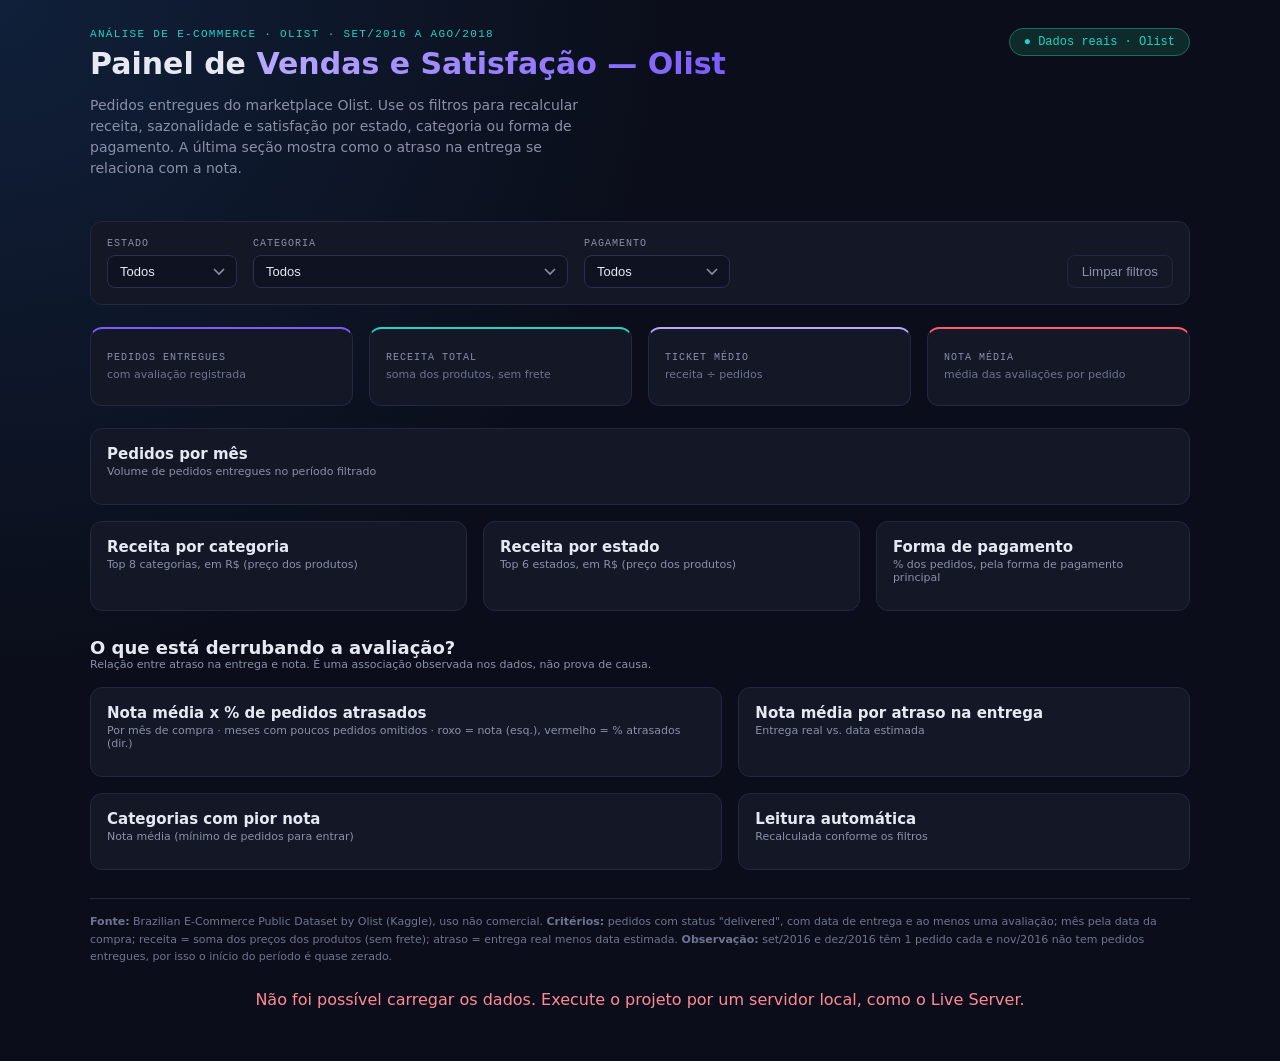
<file: painel-vendas-olist/index.html>
<!DOCTYPE html>
<html lang="pt-BR">
<head>
  <meta charset="utf-8">
  <meta name="viewport" content="width=device-width, initial-scale=1">
  <title>Painel de Vendas e Satisfação — Olist</title>
  <link rel="stylesheet" href="css/style.css">
</head>
<body>
<div class="wrap">
<header><div><div class="tag">Análise de e-commerce · Olist · set/2016 a ago/2018</div>
<h1>Painel de <span>Vendas e Satisfação — Olist</span></h1>
<p class="sub">Pedidos entregues do marketplace Olist. Use os filtros para recalcular receita, sazonalidade e satisfação por estado, categoria ou forma de pagamento. A última seção mostra como o atraso na entrega se relaciona com a nota.</p></div>
<div class="badge">● Dados reais · Olist</div></header>
<div class="card filters">
<div><label>ESTADO</label><select id="fs"></select></div>
<div><label>CATEGORIA</label><select id="fc"></select></div>
<div><label>PAGAMENTO</label><select id="fp"></select></div>
<span class="cnt" id="cnt"></span><button id="clr">Limpar filtros</button></div>
<div class="kpis">
<div class="card kpi" style="--c:#7c5cff"><small>PEDIDOS ENTREGUES</small><span class="ks">com avaliação registrada</span><b id="k1"></b></div>
<div class="card kpi" style="--c:#22d3c5"><small>RECEITA TOTAL</small><span class="ks">soma dos produtos, sem frete</span><b id="k2"></b></div>
<div class="card kpi" style="--c:#b8a9ff"><small>TICKET MÉDIO</small><span class="ks">receita ÷ pedidos</span><b id="k3"></b></div>
<div class="card kpi" style="--c:#ff5c6c"><small>NOTA MÉDIA</small><span class="ks">média das avaliações por pedido</span><b id="k4"></b></div></div>
<div class="card"><h3>Pedidos por mês</h3><div class="hint">Volume de pedidos entregues no período filtrado</div><div class="box big"><div id="c1"></div></div></div>
<div class="grid">
<div class="card"><h3>Receita por categoria</h3><div class="hint">Top 8 categorias, em R$ (preço dos produtos)</div><div class="box"><div id="c2"></div></div></div>
<div class="card"><h3>Receita por estado</h3><div class="hint">Top 6 estados, em R$ (preço dos produtos)</div><div class="box"><div id="c3"></div></div></div>
<div class="card"><h3>Forma de pagamento</h3><div class="hint">% dos pedidos, pela forma de pagamento principal</div><div class="box"><div id="c4"></div></div></div></div>
<h2 class="sec">O que está derrubando a avaliação?</h2><div class="hint">Relação entre atraso na entrega e nota. É uma associação observada nos dados, não prova de causa.</div>
<div class="g2">
<div class="card"><h3>Nota média x % de pedidos atrasados</h3><div class="hint">Por mês de compra · meses com poucos pedidos omitidos · roxo = nota (esq.), vermelho = % atrasados (dir.)</div><div class="box" id="c5"></div></div>
<div class="card"><h3>Nota média por atraso na entrega</h3><div class="hint">Entrega real vs. data estimada</div><div class="box" id="c6"></div></div></div>
<div class="g2">
<div class="card"><h3>Categorias com pior nota</h3><div class="hint">Nota média (mínimo de pedidos para entrar)</div><div class="box" id="c7"></div></div>
<div class="card ins"><h3>Leitura automática</h3><div class="hint">Recalculada conforme os filtros</div><ul id="ins"></ul></div></div>
<div class="foot"><b>Fonte:</b> Brazilian E-Commerce Public Dataset by Olist (Kaggle), uso não comercial. <b>Critérios:</b> pedidos com status "delivered", com data de entrega e ao menos uma avaliação; mês pela data da compra; receita = soma dos preços dos produtos (sem frete); atraso = entrega real menos data estimada. <b>Observação:</b> set/2016 e dez/2016 têm 1 pedido cada e nov/2016 não tem pedidos entregues, por isso o início do período é quase zerado.</div>
</div>

<script src="js/data.js"></script>
<script src="js/charts.js"></script>
<script src="js/filters.js"></script>
<script src="js/dashboard.js"></script>
</body>
</html>
</file>
<file: painel-vendas-olist/css/style.css>
:root{--bg:#0b0e1a;--card:#141726;--bd:#232741;--tx:#e6e8f2;--mu:#8b90a8;--p:#7c5cff;--t:#22d3c5;--r:#ff5c6c;--l:#b8a9ff}
*{box-sizing:border-box}body{margin:0;background:radial-gradient(circle at top left,#10203a 0,var(--bg) 40%);color:var(--tx);font-family:"Segoe UI",system-ui,sans-serif;padding:28px}
.wrap{max-width:1100px;margin:auto}header{display:flex;justify-content:space-between;align-items:flex-start;gap:12px;flex-wrap:wrap}
.tag{font:11px Consolas,monospace;letter-spacing:.12em;color:var(--t);text-transform:uppercase}
h1{margin:6px 0;font-size:30px;font-weight:600}h1 span{background:linear-gradient(90deg,var(--l),var(--p));-webkit-background-clip:text;color:transparent}
.sub{color:var(--mu);font-size:14px;max-width:520px;line-height:1.5}
.badge{border:1px solid #1d6b63;background:#0e2a2b;color:var(--t);border-radius:99px;padding:6px 14px;font:12px Consolas,monospace}
.card{background:var(--card);border:1px solid var(--bd);border-radius:12px;padding:16px}
.filters{display:flex;gap:16px;align-items:flex-end;flex-wrap:wrap;margin:28px 0 22px}
.filters label{display:block;font:10px Consolas,monospace;color:var(--mu);letter-spacing:.1em;margin-bottom:6px}
select{appearance:none;-webkit-appearance:none;color-scheme:dark;background:#0f1220 url("data:image/svg+xml;utf8,<svg xmlns='http://www.w3.org/2000/svg' width='12' height='8' viewBox='0 0 12 8'><path d='M1 1l5 5 5-5' fill='none' stroke='%238b90a8' stroke-width='1.6'/></svg>") no-repeat right 11px center;color:#e6e8f2;border:1px solid #2a2f4d;border-radius:8px;padding:8px 32px 8px 12px;font-size:13px;min-width:130px;cursor:pointer;transition:border-color .15s,box-shadow .15s}
select:hover{border-color:#4a4f7a}select:focus{outline:none;border-color:#7c5cff;box-shadow:0 0 0 3px rgba(124,92,255,.22)}
option{background:#141726;color:#e6e8f2}
.cnt{font:11px Consolas,monospace;color:var(--mu)}button{margin-left:auto;background:transparent;color:var(--mu);border:1px solid var(--bd);border-radius:8px;padding:8px 14px;cursor:pointer}
button:hover{color:var(--tx);border-color:var(--p)}
.kpis{display:grid;grid-template-columns:repeat(auto-fit,minmax(200px,1fr));gap:16px;margin-bottom:22px}
.kpi{border-top:2px solid var(--c)}.kpi small{font:10px Consolas,monospace;color:var(--mu);letter-spacing:.1em}
.ks{display:block;margin-top:4px;font-size:11px;color:#6f7590}.foot{margin:28px 0 8px;color:#6f7590;font-size:11px;line-height:1.6;border-top:1px solid #232741;padding-top:14px}.kpi b{display:block;margin-top:8px;font:600 28px Consolas,monospace}
h3{margin:0 0 2px;font-size:15px}.hint{color:var(--mu);font-size:11px;margin-bottom:10px}
.grid{display:grid;grid-template-columns:1.2fr 1.2fr 1fr;gap:16px;margin-top:16px}
@media(max-width:800px){.grid{grid-template-columns:1fr}body{padding:16px}}
.box{position:relative}svg text{font-family:"Segoe UI",sans-serif}.g2{display:grid;grid-template-columns:1.4fr 1fr;gap:16px;margin-top:16px}@media(max-width:800px){.g2{grid-template-columns:1fr}}.ins li{margin:0 0 9px;line-height:1.45}.ins ul{padding-left:18px;margin:8px 0 0;font-size:13px;color:#c9cce0}.ins b{color:#fff}.sec{margin:26px 0 0;font-size:18px}.lg{display:flex;flex-wrap:wrap;gap:4px 12px;justify-content:center;font-size:10px;color:#8b90a8;margin-top:6px}.lg i{display:inline-block;width:8px;height:8px;border-radius:2px;margin-right:4px}


.load-error{color:#ff8a96;text-align:center;margin:24px 0;}
</file>
